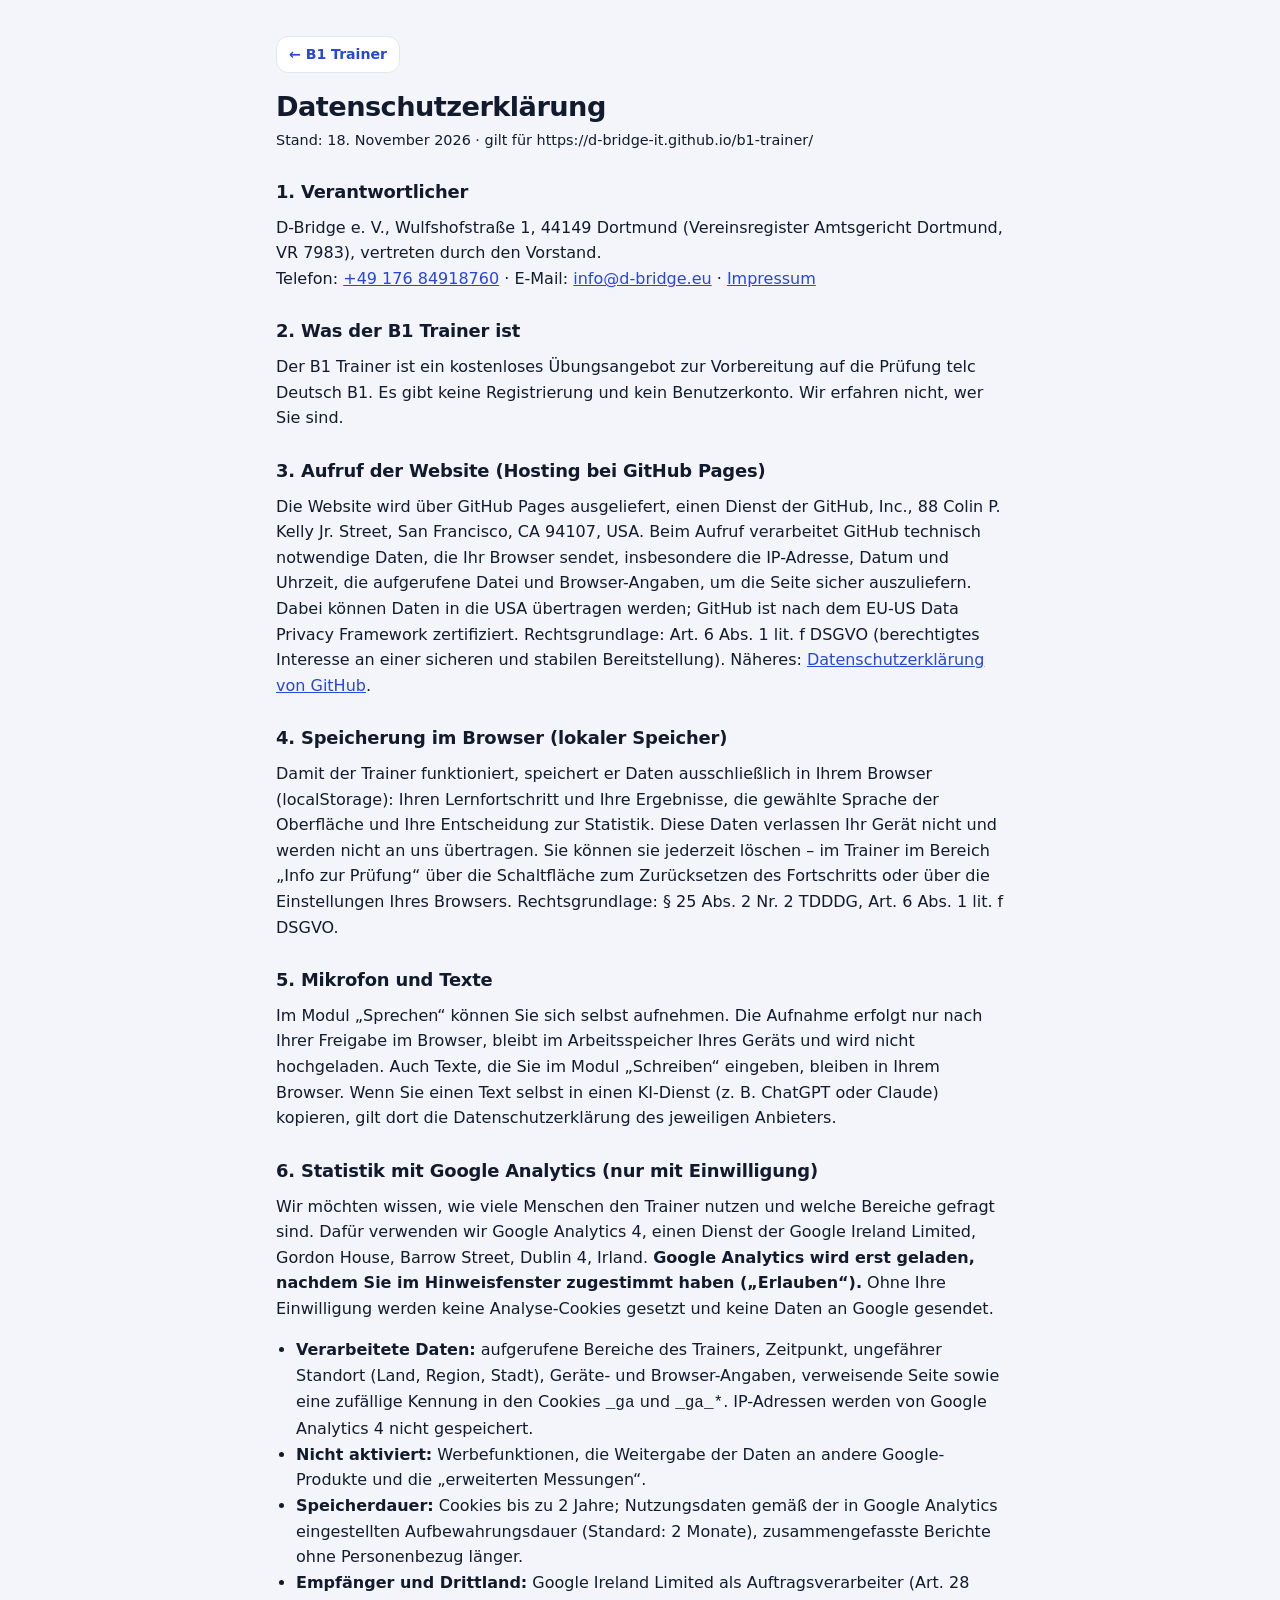
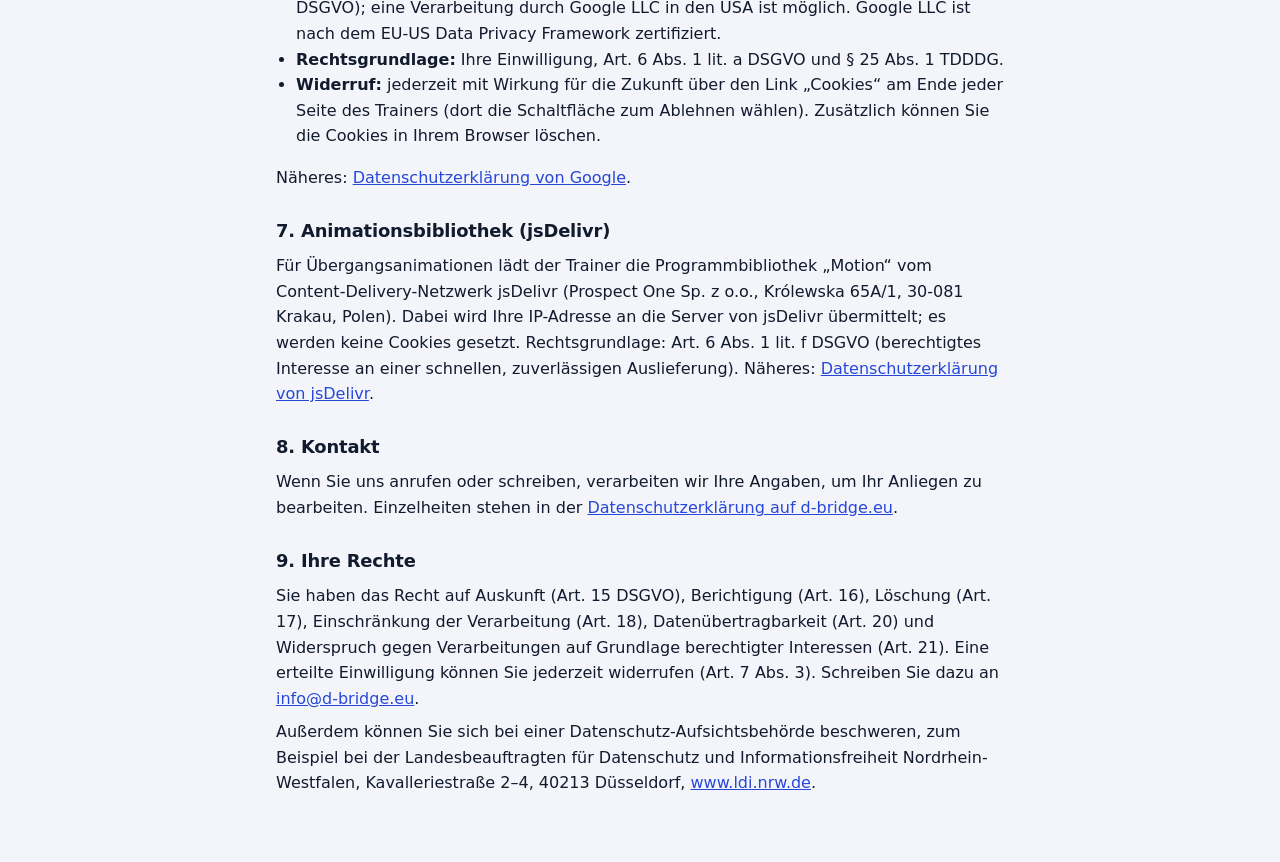
<file: privacy.html>
<!doctype html>
<html lang="de">
<head>
<meta charset="utf-8">
<meta name="viewport" content="width=device-width, initial-scale=1, viewport-fit=cover">
<title>Datenschutzerklärung — B1 Trainer</title>
<meta name="robots" content="noindex">
<link rel="icon" href="icon.svg" type="image/svg+xml">
<link rel="stylesheet" href="css/app.css?v=6">
<style>
.legal{max-width:760px;margin:0 auto;padding:28px 16px 60px;line-height:1.6}
.legal h1{font-size:1.7rem;margin:18px 0 6px}.legal h2{font-size:1.12rem;margin:26px 0 6px}
.legal p,.legal li{color:var(--ink)}.legal ul{padding-left:20px}.legal .muted{font-size:.9rem}
.legal a{color:var(--brand)}
</style>
</head>
<body>
<main class="legal">
<p><a class="btn sm" href="./">← B1 Trainer</a></p>
<h1>Datenschutzerklärung</h1>
<p class="muted">Stand: 18. November 2026 · gilt für https://d-bridge-it.github.io/b1-trainer/</p>

<h2>1. Verantwortlicher</h2>
<p>D-Bridge e. V., Wulfshofstraße 1, 44149 Dortmund (Vereinsregister Amtsgericht Dortmund, VR 7983), vertreten durch den Vorstand.<br>
Telefon: <a href="tel:+4917684918760">+49 176 84918760</a> · E-Mail: <a href="mailto:info@d-bridge.eu">info@d-bridge.eu</a> · <a href="https://d-bridge.eu/impressum" target="_blank" rel="noopener">Impressum</a></p>

<h2>2. Was der B1 Trainer ist</h2>
<p>Der B1 Trainer ist ein kostenloses Übungsangebot zur Vorbereitung auf die Prüfung telc Deutsch B1. Es gibt keine Registrierung und kein Benutzerkonto. Wir erfahren nicht, wer Sie sind.</p>

<h2>3. Aufruf der Website (Hosting bei GitHub Pages)</h2>
<p>Die Website wird über GitHub Pages ausgeliefert, einen Dienst der GitHub, Inc., 88 Colin P. Kelly Jr. Street, San Francisco, CA 94107, USA. Beim Aufruf verarbeitet GitHub technisch notwendige Daten, die Ihr Browser sendet, insbesondere die IP-Adresse, Datum und Uhrzeit, die aufgerufene Datei und Browser-Angaben, um die Seite sicher auszuliefern. Dabei können Daten in die USA übertragen werden; GitHub ist nach dem EU-US Data Privacy Framework zertifiziert. Rechtsgrundlage: Art. 6 Abs. 1 lit. f DSGVO (berechtigtes Interesse an einer sicheren und stabilen Bereitstellung). Näheres: <a href="https://docs.github.com/de/site-policy/privacy-policies/github-general-privacy-statement" target="_blank" rel="noopener">Datenschutzerklärung von GitHub</a>.</p>

<h2>4. Speicherung im Browser (lokaler Speicher)</h2>
<p>Damit der Trainer funktioniert, speichert er Daten ausschließlich in Ihrem Browser (localStorage): Ihren Lernfortschritt und Ihre Ergebnisse, die gewählte Sprache der Oberfläche und Ihre Entscheidung zur Statistik. Diese Daten verlassen Ihr Gerät nicht und werden nicht an uns übertragen. Sie können sie jederzeit löschen – im Trainer im Bereich „Info zur Prüfung“ über die Schaltfläche zum Zurücksetzen des Fortschritts oder über die Einstellungen Ihres Browsers. Rechtsgrundlage: § 25 Abs. 2 Nr. 2 TDDDG, Art. 6 Abs. 1 lit. f DSGVO.</p>

<h2>5. Mikrofon und Texte</h2>
<p>Im Modul „Sprechen“ können Sie sich selbst aufnehmen. Die Aufnahme erfolgt nur nach Ihrer Freigabe im Browser, bleibt im Arbeitsspeicher Ihres Geräts und wird nicht hochgeladen. Auch Texte, die Sie im Modul „Schreiben“ eingeben, bleiben in Ihrem Browser. Wenn Sie einen Text selbst in einen KI-Dienst (z. B. ChatGPT oder Claude) kopieren, gilt dort die Datenschutzerklärung des jeweiligen Anbieters.</p>

<h2>6. Statistik mit Google Analytics (nur mit Einwilligung)</h2>
<p>Wir möchten wissen, wie viele Menschen den Trainer nutzen und welche Bereiche gefragt sind. Dafür verwenden wir Google Analytics 4, einen Dienst der Google Ireland Limited, Gordon House, Barrow Street, Dublin 4, Irland. <strong>Google Analytics wird erst geladen, nachdem Sie im Hinweisfenster zugestimmt haben („Erlauben“).</strong> Ohne Ihre Einwilligung werden keine Analyse-Cookies gesetzt und keine Daten an Google gesendet.</p>
<ul>
<li><strong>Verarbeitete Daten:</strong> aufgerufene Bereiche des Trainers, Zeitpunkt, ungefährer Standort (Land, Region, Stadt), Geräte- und Browser-Angaben, verweisende Seite sowie eine zufällige Kennung in den Cookies <code>_ga</code> und <code>_ga_*</code>. IP-Adressen werden von Google Analytics 4 nicht gespeichert.</li>
<li><strong>Nicht aktiviert:</strong> Werbefunktionen, die Weitergabe der Daten an andere Google-Produkte und die „erweiterten Messungen“.</li>
<li><strong>Speicherdauer:</strong> Cookies bis zu 2 Jahre; Nutzungsdaten gemäß der in Google Analytics eingestellten Aufbewahrungsdauer (Standard: 2 Monate), zusammengefasste Berichte ohne Personenbezug länger.</li>
<li><strong>Empfänger und Drittland:</strong> Google Ireland Limited als Auftragsverarbeiter (Art. 28 DSGVO); eine Verarbeitung durch Google LLC in den USA ist möglich. Google LLC ist nach dem EU-US Data Privacy Framework zertifiziert.</li>
<li><strong>Rechtsgrundlage:</strong> Ihre Einwilligung, Art. 6 Abs. 1 lit. a DSGVO und § 25 Abs. 1 TDDDG.</li>
<li><strong>Widerruf:</strong> jederzeit mit Wirkung für die Zukunft über den Link „Cookies“ am Ende jeder Seite des Trainers (dort die Schaltfläche zum Ablehnen wählen). Zusätzlich können Sie die Cookies in Ihrem Browser löschen.</li>
</ul>
<p>Näheres: <a href="https://policies.google.com/privacy?hl=de" target="_blank" rel="noopener">Datenschutzerklärung von Google</a>.</p>

<h2>7. Animationsbibliothek (jsDelivr)</h2>
<p>Für Übergangsanimationen lädt der Trainer die Programmbibliothek „Motion“ vom Content-Delivery-Netzwerk jsDelivr (Prospect One Sp. z o.o., Królewska 65A/1, 30-081 Krakau, Polen). Dabei wird Ihre IP-Adresse an die Server von jsDelivr übermittelt; es werden keine Cookies gesetzt. Rechtsgrundlage: Art. 6 Abs. 1 lit. f DSGVO (berechtigtes Interesse an einer schnellen, zuverlässigen Auslieferung). Näheres: <a href="https://www.jsdelivr.com/terms/privacy-policy-jsdelivr-net" target="_blank" rel="noopener">Datenschutzerklärung von jsDelivr</a>.</p>

<h2>8. Kontakt</h2>
<p>Wenn Sie uns anrufen oder schreiben, verarbeiten wir Ihre Angaben, um Ihr Anliegen zu bearbeiten. Einzelheiten stehen in der <a href="https://d-bridge.eu/datenschutz" target="_blank" rel="noopener">Datenschutzerklärung auf d-bridge.eu</a>.</p>

<h2>9. Ihre Rechte</h2>
<p>Sie haben das Recht auf Auskunft (Art. 15 DSGVO), Berichtigung (Art. 16), Löschung (Art. 17), Einschränkung der Verarbeitung (Art. 18), Datenübertragbarkeit (Art. 20) und Widerspruch gegen Verarbeitungen auf Grundlage berechtigter Interessen (Art. 21). Eine erteilte Einwilligung können Sie jederzeit widerrufen (Art. 7 Abs. 3). Schreiben Sie dazu an <a href="mailto:info@d-bridge.eu">info@d-bridge.eu</a>.</p>
<p>Außerdem können Sie sich bei einer Datenschutz-Aufsichtsbehörde beschweren, zum Beispiel bei der Landesbeauftragten für Datenschutz und Informationsfreiheit Nordrhein-Westfalen, Kavalleriestraße 2–4, 40213 Düsseldorf, <a href="https://www.ldi.nrw.de" target="_blank" rel="noopener">www.ldi.nrw.de</a>.</p>
</main>
</body>
</html>
</file>
<file: css/app.css>
:root{
  --bg:#f3f5fb;--card:#fff;--ink:#121a2d;--muted:#5c6780;--line:#e1e6f0;--soft:#eef1f8;
  --brand:#2747d8;--brand-ink:#fff;--brand-soft:#e8edff;--teal:#0b9a82;
  --good:#0e8a5a;--good-soft:#e2f6ec;--bad:#d2364a;--bad-soft:#fde8ea;--warn:#b86e00;--warn-soft:#fff3d9;
  --r:16px;--shadow:0 1px 2px rgba(18,26,45,.05),0 8px 24px rgba(18,26,45,.06);
  --font:system-ui,-apple-system,"Segoe UI",Roboto,"Helvetica Neue",Arial,sans-serif;
}
@media (prefers-color-scheme:dark){:root{
  --bg:#0c111d;--card:#161d2e;--ink:#e8ecf6;--muted:#9aa5bd;--line:#273149;--soft:#1d2538;
  --brand:#6f8cff;--brand-ink:#0b1020;--brand-soft:#1f2a4d;--teal:#35c9ae;
  --good:#3fcf93;--good-soft:#11382a;--bad:#ff7384;--bad-soft:#42161d;--warn:#ffc35c;--warn-soft:#3d2e0c;
  --shadow:0 1px 2px rgba(0,0,0,.3),0 8px 24px rgba(0,0,0,.25);
}}
*{box-sizing:border-box}
html{-webkit-text-size-adjust:100%;scroll-behavior:smooth}
body{margin:0;background:var(--bg);color:var(--ink);font:16px/1.55 var(--font);padding-bottom:env(safe-area-inset-bottom)}
body.noscroll{overflow:hidden}
h1{font-size:clamp(1.55rem,4.2vw,2.2rem);line-height:1.15;margin:.2em 0 .4em;letter-spacing:-.02em}
h2{font-size:1.3rem;margin:1.6em 0 .7em;letter-spacing:-.01em}
h3{font-size:1.08rem;margin:0 0 .5em}h4{margin:1em 0 .5em;font-size:.95rem}
p{margin:.5em 0}a{color:var(--brand)}hr{border:0;border-top:1px solid var(--line);margin:14px 0}
.muted{color:var(--muted)}.lead{color:var(--muted);font-size:1.05rem;max-width:70ch}
.mt12{margin-top:12px}.mb8{margin-bottom:8px}
button,select,textarea{font:inherit;color:inherit}
:focus-visible{outline:3px solid color-mix(in srgb,var(--brand) 55%,transparent);outline-offset:2px}

/* шапка */
.top{position:sticky;top:0;z-index:30;display:flex;align-items:center;gap:20px;padding:10px max(16px,calc((100vw - 1180px)/2));background:color-mix(in srgb,var(--bg) 86%,transparent);backdrop-filter:blur(14px);-webkit-backdrop-filter:blur(14px);border-bottom:1px solid var(--line)}
.brand{display:flex;align-items:center;gap:10px;text-decoration:none;color:var(--ink);font-weight:800}
.logo{display:grid;place-items:center;width:38px;height:38px;border-radius:11px;background:linear-gradient(135deg,var(--brand),var(--teal));color:#fff;font-weight:800;font-size:.95rem}
.bname{display:flex;flex-direction:column;line-height:1.1}.bname small{font-weight:500;color:var(--muted);font-size:.72rem}
.nav{display:flex;gap:4px;margin-left:auto;flex-wrap:wrap}
.nav a{display:flex;align-items:center;gap:6px;padding:8px 12px;border-radius:10px;text-decoration:none;color:var(--muted);font-weight:600;font-size:.92rem}
.nav a i{font-style:normal}.nav a:hover{background:var(--soft);color:var(--ink)}.nav a.on{background:var(--brand-soft);color:var(--brand)}
.langsel{appearance:auto;border:1px solid var(--line);background:var(--card);color:var(--ink);border-radius:10px;padding:7px 8px;font-weight:600;font-size:.88rem;max-width:140px}
[dir=rtl] #app *,[dir=rtl] .site-foot *,[dir=rtl] .sheet *{unicode-bidi:plaintext}
[dir=rtl] .nav{margin-left:0;margin-right:auto}[dir=rtl] .mk{margin-left:0;margin-right:auto}[dir=rtl] .mail,[dir=rtl] .author,[dir=rtl] .rule{border-left:0;border-right:4px solid var(--brand)}
[dir=rtl] .opt,[dir=rtl] .lvl{text-align:start}[dir=rtl] .part{direction:ltr}[dir=rtl] .part .mk{margin-left:auto;margin-right:0}[dir=rtl] .points,[dir=rtl] .ul{padding-left:0;padding-right:20px}[dir=rtl] .fab{right:auto;left:14px}
.wrap{max-width:1180px;margin:0 auto;padding:22px 16px 40px;min-height:70vh}
.site-foot{border-top:1px solid var(--line);background:var(--card);padding:22px max(16px,calc((100vw - 1180px)/2)) 26px}
.sf-in{display:flex;justify-content:space-between;align-items:center;gap:16px 28px;flex-wrap:wrap}
.sf-who{display:flex;flex-direction:column;gap:2px;max-width:60ch}.sf-who span{color:var(--muted);font-size:.88rem}
.sf-links,.author-links{display:flex;gap:8px;flex-wrap:wrap}
.sf-links a,.author-links a{padding:8px 14px;border-radius:99px;background:var(--brand-soft);color:var(--brand);font-weight:650;text-decoration:none;font-size:.92rem;white-space:nowrap}
.sf-links a:hover,.author-links a:hover{background:var(--brand);color:var(--brand-ink)}
.author{display:flex;justify-content:space-between;align-items:center;gap:14px 24px;flex-wrap:wrap;border-left:4px solid var(--brand)}.author p{margin:2px 0 0;color:var(--muted);font-size:.93rem}
.fade>*{animation:up .35s both}@keyframes up{from{opacity:0;transform:translateY(10px)}}
@media (max-width:860px){
  .nav{position:fixed;left:0;right:0;bottom:0;z-index:40;margin:0;flex-wrap:nowrap;justify-content:space-around;background:var(--card);border-top:1px solid var(--line);padding:6px 4px calc(6px + env(safe-area-inset-bottom))}
  .nav a{flex-direction:column;gap:0;font-size:.66rem;padding:5px 6px;flex:1;text-align:center}.nav a i{font-size:1.25rem}.nav a.wide{display:none}
  .site-foot{padding-bottom:calc(96px + env(safe-area-inset-bottom))}
  .top{justify-content:space-between;backdrop-filter:none;-webkit-backdrop-filter:none;background:var(--bg)}
  .actionbar .btn{flex:1;padding:10px 12px}
  .exambar{top:59px}
}

/* кнопки */
.btn{display:inline-flex;align-items:center;justify-content:center;gap:8px;min-height:44px;padding:10px 18px;border-radius:12px;border:1px solid var(--line);background:var(--card);color:var(--ink);font-weight:650;text-decoration:none;cursor:pointer;transition:transform .12s,box-shadow .12s,background .12s}
.btn:hover{box-shadow:var(--shadow)}.btn:active{transform:scale(.97)}.btn:disabled{opacity:.5;cursor:not-allowed;box-shadow:none}
.btn.primary{background:var(--brand);border-color:var(--brand);color:var(--brand-ink)}
.btn.lg{min-height:52px;padding:12px 24px;font-size:1.05rem}.btn.sm{min-height:36px;padding:6px 12px;font-size:.88rem}
.btn.ghost{background:transparent}.btn.danger-ghost{background:transparent;color:var(--bad)}
.btn.good{background:var(--good-soft);border-color:var(--good);color:var(--good)}.btn.bad{background:var(--bad-soft);border-color:var(--bad);color:var(--bad)}
.row{display:flex;gap:10px;flex-wrap:wrap;align-items:center;margin:14px 0}.row.center{justify-content:center}.row.end{justify-content:flex-end}

/* карточки */
.card{background:var(--card);border:1px solid var(--line);border-radius:var(--r);padding:18px;box-shadow:var(--shadow);margin-bottom:14px}
.grid{display:grid;grid-template-columns:repeat(auto-fill,minmax(240px,1fr));gap:14px}.grid .card{margin:0}.grid.two{grid-template-columns:repeat(auto-fit,minmax(300px,1fr))}
.mod{display:flex;flex-direction:column;gap:4px;text-decoration:none;color:var(--ink);transition:transform .15s,border-color .15s}
.mod:hover{transform:translateY(-3px);border-color:var(--brand)}.mod p{margin:0 0 8px;font-size:.9rem;flex:1}.mod h3{margin:0}
.ico{font-size:1.7rem}
.list{display:flex;flex-direction:column;gap:10px}.list .card{margin:0}
.rowlink{display:flex;align-items:center;justify-content:space-between;gap:12px;text-decoration:none;color:var(--ink)}
.rowlink>div:first-child{display:flex;flex-direction:column;min-width:0}.rowlink span.muted{font-size:.88rem}
a.rowlink:hover{border-color:var(--brand)}.rowlink.accent{background:var(--brand-soft);border-color:transparent}
.rr{display:flex;align-items:center;gap:10px;white-space:nowrap}
.bdg{font-size:.78rem;font-weight:700;padding:3px 9px;border-radius:99px;background:var(--soft);color:var(--muted);white-space:nowrap}
.bdg.good{background:var(--good-soft);color:var(--good)}.bdg.bad{background:var(--bad-soft);color:var(--bad)}
.bar{height:8px;border-radius:99px;background:var(--soft);overflow:hidden}.bar i{display:block;height:100%;border-radius:99px;background:linear-gradient(90deg,var(--brand),var(--teal));transition:width .5s}
.bar.good i{background:var(--good)}.bar.bad i{background:var(--bad)}
.note{background:var(--brand-soft);border-radius:12px;padding:12px 14px;margin:12px 0;font-size:.94rem}.note.warn{background:var(--warn-soft);color:var(--warn)}
.crumbs{display:flex;flex-wrap:wrap;gap:6px;align-items:center;font-size:.86rem;color:var(--muted);margin-bottom:6px}.crumbs a{color:var(--muted)}.crumbs i{font-style:normal;opacity:.5}
.foot{font-size:.8rem;margin-top:30px;max-width:80ch}
.eyebrow{display:inline-block;font-size:.76rem;font-weight:700;letter-spacing:.08em;text-transform:uppercase;color:var(--brand)}

/* главная */
.hero{display:flex;align-items:center;justify-content:space-between;gap:24px;padding:28px;border-radius:24px;background:linear-gradient(135deg,color-mix(in srgb,var(--brand) 14%,var(--card)),color-mix(in srgb,var(--teal) 12%,var(--card)));border:1px solid var(--line)}
.hero p{max-width:60ch;color:var(--muted)}
.ring{--v:0;flex:none;width:150px;height:150px;border-radius:50%;display:grid;place-items:center;background:conic-gradient(var(--brand) calc(var(--v)*1%),var(--soft) 0)}
.ring>div{width:118px;height:118px;border-radius:50%;background:var(--card);display:flex;flex-direction:column;align-items:center;justify-content:center}
.ring b{font-size:1.9rem;line-height:1}.ring small{color:var(--muted);font-size:.78rem}
.stats{display:grid;grid-template-columns:repeat(4,1fr);gap:12px;margin:16px 0}
.stats div{background:var(--card);border:1px solid var(--line);border-radius:14px;padding:14px;display:flex;flex-direction:column}
.stats b{font-size:1.6rem;color:var(--brand);line-height:1.1}.stats span{font-size:.82rem;color:var(--muted)}
@media (max-width:700px){.hero{flex-direction:column;align-items:flex-start;padding:20px}.ring{align-self:center}.stats{grid-template-columns:repeat(2,1fr)}}

/* задания */
.parthead h1,.parthead h2{margin-bottom:.3em}
.de-instr{font-weight:600}.hint{color:var(--muted);font-size:.93rem}
.split{display:grid;gap:16px}
@media (min-width:980px){.split{grid-template-columns:minmax(0,1fr) minmax(0,1fr);align-items:start}.refwrap{position:sticky;top:130px;max-height:calc(100vh - 150px);overflow:auto;padding-right:4px}.fab{display:none!important}}
.fab{position:fixed;right:14px;bottom:calc(140px + env(safe-area-inset-bottom));z-index:25;border:0;border-radius:99px;padding:12px 16px;background:var(--ink);color:var(--bg);font-weight:700;box-shadow:0 6px 20px rgba(0,0,0,.25);cursor:pointer}
.prose p{margin:.55em 0}.prose p:first-child{margin-top:0}.prose p:last-child{margin-bottom:0}
.letters{list-style:none;padding:0;margin:0;display:grid;gap:6px}.letters li{display:flex;gap:10px;align-items:baseline}
.letters b,.adl,.wordbox b{display:inline-grid;place-items:center;min-width:26px;height:26px;border-radius:8px;background:var(--brand-soft);color:var(--brand);font-size:.85rem;flex:none}
.q{position:relative}.q.slim{padding:14px 18px}
.q.is-good{border-color:var(--good)}.q.is-bad{border-color:var(--bad)}
.qhead{display:flex;gap:10px;align-items:flex-start;margin-bottom:10px}.qt{font-weight:600;flex:1}
.qn{display:inline-grid;place-items:center;min-width:30px;height:30px;padding:0 6px;border-radius:9px;background:var(--ink);color:var(--bg);font-weight:800;font-size:.88rem;flex:none}.qn.sm{min-width:26px;height:26px;font-size:.8rem}
.mk{margin-left:auto;font-weight:800;width:26px;height:26px;border-radius:50%;display:grid;place-items:center;flex:none}.mk.good{background:var(--good);color:#fff}.mk.bad{background:var(--bad);color:#fff}
.chips{display:flex;flex-wrap:wrap;gap:6px;margin-top:12px}
.chip{min-width:42px;min-height:42px;padding:6px 12px;border-radius:11px;border:1.5px solid var(--line);background:var(--card);font-weight:700;cursor:pointer;transition:all .12s}
.chip:hover:not(:disabled){border-color:var(--brand)}.chip.on{background:var(--brand);border-color:var(--brand);color:var(--brand-ink)}
.chips.rf .chip{flex:1;max-width:180px}
.chip.good,.opt.good{background:var(--good-soft);border-color:var(--good);color:var(--good)}.chip.bad,.opt.bad{background:var(--bad-soft);border-color:var(--bad);color:var(--bad)}
.chip:disabled,.opt:disabled{cursor:default;opacity:1}
.opts{display:grid;gap:8px}
.opt{display:flex;gap:12px;align-items:flex-start;text-align:left;padding:12px 14px;border-radius:12px;border:1.5px solid var(--line);background:var(--card);cursor:pointer;transition:all .12s}
.opt b{display:inline-grid;place-items:center;width:26px;height:26px;border-radius:8px;background:var(--soft);font-size:.85rem;flex:none}
.opt:hover:not(:disabled){border-color:var(--brand)}.opt.on{border-color:var(--brand);background:var(--brand-soft)}.opt.on b{background:var(--brand);color:var(--brand-ink)}
.expl{margin-top:12px;padding:10px 12px;border-radius:10px;background:var(--soft);font-size:.92rem}.expl.ok{background:var(--good-soft)}
.ads{display:grid;gap:10px;grid-template-columns:repeat(auto-fill,minmax(230px,1fr))}.ad{margin:0;padding:14px;position:relative;font-size:.92rem}.ad h4{margin:0 0 4px 36px;min-height:26px;display:flex;align-items:center}.ad p{margin:6px 0 0}.adl{position:absolute;left:14px;top:14px}
.letter{font-size:1.02rem;line-height:2.1}
.gap{appearance:auto;border:1.5px solid var(--brand);border-radius:8px;background:var(--brand-soft);padding:3px 6px;font-weight:700;max-width:170px;min-height:34px}.gap.set{background:var(--card)}
.gapr{padding:2px 7px;border-radius:7px;white-space:nowrap}.gapr.good{background:var(--good-soft);color:var(--good)}.gapr.bad{background:var(--bad-soft);color:var(--bad)}.gapr sup{font-size:.65em;margin-right:3px;opacity:.7}.gapr s{opacity:.7}
.exrow{display:flex;gap:10px;padding:9px 0;border-top:1px solid var(--line);font-size:.93rem}.exrow.is-bad .qn{background:var(--bad)}.exrow.is-good .qn{background:var(--good)}
.wordbox{list-style:none;padding:0;margin:0;display:grid;grid-template-columns:repeat(auto-fill,minmax(120px,1fr));gap:6px}.wordbox li{display:flex;gap:8px;align-items:center}.wordbox li.used{opacity:.35;text-decoration:line-through}
.refcard h4{margin-top:0}.article h3{font-size:1.2rem}
.actionbar.stick{position:sticky;bottom:calc(64px + env(safe-area-inset-bottom));z-index:20}
.actionbar{display:flex;gap:10px;justify-content:space-between;align-items:center;flex-wrap:wrap;margin-top:18px;padding:10px;border-radius:16px;background:color-mix(in srgb,var(--card) 92%,transparent);backdrop-filter:blur(10px);-webkit-backdrop-filter:blur(10px);border:1px solid var(--line);box-shadow:var(--shadow)}
@media (min-width:861px){.actionbar.stick{bottom:14px}.fab{bottom:90px}}
.result-inline{display:flex;gap:14px;align-items:baseline;flex-wrap:wrap}.result-inline b{font-size:1.5rem}.result-inline.good{background:var(--good-soft);border-color:var(--good)}.result-inline.bad{background:var(--bad-soft);border-color:var(--bad)}

/* аудио */
.player{display:flex;align-items:center;gap:10px;flex-wrap:wrap}.player .play{min-width:140px;background:var(--ink);color:var(--bg);border-color:var(--ink)}
.player.playing .play{background:var(--bad);border-color:var(--bad);color:#fff;animation:pulse 1.4s infinite}@keyframes pulse{50%{opacity:.75}}
.plays,.plabel{font-size:.85rem;color:var(--muted)}
.sticky-audio{position:sticky;top:118px;z-index:15}
.script{margin-top:10px;font-size:.93rem}.script summary,.model summary,.say summary{cursor:pointer;color:var(--brand);font-weight:600}
.turn{padding:6px 10px;border-radius:10px;background:var(--soft)}.turn.m{margin-left:18px;background:var(--brand-soft)}
.topic{background:var(--brand-soft);border-color:transparent}

/* письмо */
.mail{background:var(--soft);border-radius:12px;padding:14px;margin-top:10px;border-left:4px solid var(--brand)}
.points{margin:8px 0 0;padding-left:20px}.points li{font-weight:600;margin:4px 0}
.wbar{display:flex;justify-content:space-between;align-items:center;gap:10px;margin-bottom:8px}
.wtext{width:100%;min-height:340px;resize:vertical;border:1.5px solid var(--line);border-radius:12px;padding:14px;background:var(--bg);line-height:1.7;font-size:1.02rem}.wtext.short{min-height:140px}
.mytext{background:var(--soft);border-radius:12px;padding:14px}
.checks{list-style:none;padding:0;margin:14px 0;display:grid;gap:6px;font-size:.93rem}.checks b{display:inline-grid;place-items:center;width:22px;height:22px;border-radius:50%;color:#fff;margin-right:6px}.checks .ok b{background:var(--good)}.checks .no b{background:var(--warn)}
.crit{margin:16px 0}.crit-h{display:flex;flex-direction:column;margin-bottom:8px}.crit-h span{font-size:.88rem}
.lvls{display:grid;grid-template-columns:repeat(4,1fr);gap:8px}@media (max-width:760px){.lvls{grid-template-columns:1fr 1fr}}
.lvl{display:flex;flex-direction:column;gap:4px;text-align:left;padding:10px;border-radius:12px;border:1.5px solid var(--line);background:var(--card);cursor:pointer;font-size:.84rem}
.lvl b{font-size:1.05rem}.lvl.on{border-color:var(--brand);background:var(--brand-soft)}
.scoreline{margin-top:14px;padding:12px 14px;border-radius:12px;background:var(--soft);font-size:1.05rem}
.timer{font-variant-numeric:tabular-nums;font-weight:800;font-size:1.15rem;padding:6px 12px;border-radius:10px;background:var(--soft);white-space:nowrap}.timer.sm{font-size:.95rem}.timer.low{background:var(--bad-soft);color:var(--bad)}

/* устная часть */
.sp h3{display:flex;flex-wrap:wrap;gap:8px;align-items:center}.tag{font-size:.75rem;font-weight:600;padding:3px 9px;border-radius:99px;background:var(--soft);color:var(--muted)}
.handout{background:var(--warn-soft);border-radius:12px;padding:14px;margin:12px 0;display:flex;flex-direction:column;gap:4px}
.say{display:flex;gap:10px;align-items:flex-start;margin:8px 0}.say details{flex:1;padding-top:8px;font-size:.93rem}.say .play{min-width:110px;min-height:38px;padding:6px 10px}
.recorder{margin:14px 0;padding:12px;border:1.5px dashed var(--line);border-radius:12px;display:flex;flex-wrap:wrap;gap:10px;align-items:center}
.rec{color:var(--bad);border-color:var(--bad)}.rec.live{background:var(--bad);color:#fff;animation:pulse 1.2s infinite}
.rectime{font-variant-numeric:tabular-nums;font-weight:700}.recs{flex-basis:100%;display:grid;gap:6px}.recitem{display:flex;gap:10px;align-items:center}.recitem audio{flex:1;max-width:420px;height:40px}
.model{margin-top:10px}

/* экзамен */
.exambar{position:sticky;top:59px;z-index:22;display:flex;align-items:center;gap:12px;padding:10px 14px;margin-bottom:10px;border-radius:14px;background:var(--card);border:1px solid var(--line);box-shadow:var(--shadow)}
.eb-t{display:flex;flex-direction:column;min-width:0;flex:1;line-height:1.2}.eb-t b{white-space:nowrap;overflow:hidden;text-overflow:ellipsis}.eb-t small{color:var(--muted)}
.tabs{display:flex;gap:6px;overflow-x:auto;padding:2px 0 10px;scrollbar-width:none}.tabs::-webkit-scrollbar{display:none}
.tab{flex:none;display:flex;flex-direction:column;align-items:center;padding:7px 14px;border-radius:11px;border:1.5px solid var(--line);background:var(--card);font-weight:700;font-size:.88rem;cursor:pointer}
.tab small{font-weight:500;color:var(--muted);font-size:.72rem}.tab.on{background:var(--brand);border-color:var(--brand);color:var(--brand-ink)}.tab.on small{color:inherit;opacity:.85}
.stepintro{max-width:680px;margin:6vh auto;padding:30px;text-align:center}.stepintro .row{justify-content:center}.bigtime{font-size:2.2rem;font-weight:800;color:var(--brand);margin:0}
.timeline{display:grid;grid-template-columns:repeat(auto-fit,minmax(160px,1fr));gap:10px;margin:16px 0}.timeline div{padding:14px;border-radius:14px;background:var(--card);border:1px solid var(--line);border-top:4px solid var(--brand);display:flex;flex-direction:column}.timeline b{font-size:1.2rem}.timeline span{font-size:.86rem;color:var(--muted)}
.verdict{display:flex;justify-content:space-between;align-items:center;gap:20px;padding:26px;border-radius:24px;margin-bottom:14px}.verdict.good{background:var(--good-soft)}.verdict.bad{background:var(--bad-soft)}
@media (max-width:700px){.verdict{flex-direction:column;align-items:flex-start}.verdict .ring{align-self:center}}
.srow{margin:12px 0}.sname{display:flex;justify-content:space-between;gap:10px;margin-bottom:5px;flex-wrap:wrap}.sname small{font-weight:400;color:var(--muted)}

/* тесты и словарь */
.quiz,.quizend{max-width:720px;margin-inline:auto}.qcount{margin:10px 0 0;font-size:.86rem}
.qq{font-size:1.35rem;line-height:1.5;margin:.6em 0 1em}
.blank{display:inline-block;min-width:70px;border-bottom:3px solid var(--brand);text-align:center;padding:0 6px}.blank.filled,b.blank{color:var(--good);border-color:var(--good)}
.quizend{text-align:center}.bigscore{font-size:3.4rem;font-weight:800}.bigscore.good{color:var(--good)}.bigscore.bad{color:var(--bad)}.wronglist{text-align:left;margin:16px 0}
.rule{border-left:4px solid var(--teal)}
.flash{max-width:560px;min-height:240px;margin:16px auto;padding:28px;border-radius:22px;background:var(--card);border:1px solid var(--line);box-shadow:var(--shadow);display:flex;flex-direction:column;align-items:center;justify-content:center;gap:10px;text-align:center;cursor:pointer}
.flash.flipped{border-color:var(--brand)}.fl-de{font-size:1.7rem;font-weight:800}.fl-ru{font-size:1.25rem;color:var(--brand);font-weight:700}.fl-ex{color:var(--muted);font-style:italic}
.wrow{display:flex;gap:10px;align-items:flex-start;padding:10px 0;border-top:1px solid var(--line)}.wrow:first-child{border-top:0}.wrow.known b{color:var(--good)}
.sayb{border:0;background:var(--soft);width:36px;height:36px;border-radius:10px;cursor:pointer;flex:none}
.acc summary{cursor:pointer;display:flex;flex-direction:column;list-style:none}.acc summary::-webkit-details-marker{display:none}.acc[open] summary{margin-bottom:6px}
.partrow{display:grid;grid-template-columns:repeat(auto-fit,minmax(150px,1fr));gap:10px}
.partbtn{display:flex;flex-direction:column;gap:4px;align-items:flex-start;padding:12px;border-radius:12px;border:1.5px solid var(--line);text-decoration:none;color:var(--ink)}.partbtn:hover{border-color:var(--brand)}.partbtn span.muted{font-size:.82rem}
.tablewrap{overflow-x:auto;padding:0}.tbl{width:100%;border-collapse:collapse;font-size:.92rem;min-width:560px}.tbl th,.tbl td{padding:11px 14px;text-align:left;border-bottom:1px solid var(--line);vertical-align:top}.tbl th{background:var(--soft);font-size:.8rem;text-transform:uppercase;letter-spacing:.05em;color:var(--muted)}.tbl .sum td{background:var(--brand-soft)}
.ul{padding-left:20px;margin:6px 0}.ul li{margin:6px 0}.sel{padding:6px 10px;border-radius:9px;border:1.5px solid var(--line);background:var(--card)}

/* нижний лист и тост */
.sheet{position:fixed;inset:0;z-index:60;background:rgba(8,12,24,.55);display:flex;align-items:flex-end}.sheet[hidden]{display:none}
.sheet-in{position:relative;width:100%;max-height:82vh;overflow:auto;background:var(--bg);border-radius:22px 22px 0 0;padding:44px 14px calc(20px + env(safe-area-inset-bottom));animation:up .25s both}
.sheet-x{position:absolute;right:12px;top:8px;width:36px;height:36px;border-radius:50%;border:0;background:var(--soft);cursor:pointer}
.toast{position:fixed;left:50%;bottom:calc(84px + env(safe-area-inset-bottom));transform:translateX(-50%);z-index:70;background:var(--ink);color:var(--bg);padding:11px 18px;border-radius:12px;font-weight:600;max-width:90vw;text-align:center;box-shadow:0 8px 30px rgba(0,0,0,.3)}.toast[hidden]{display:none}
@media (prefers-reduced-motion:reduce){*{animation:none!important;transition:none!important}}
.bname small{white-space:nowrap}
@media (min-width:861px){.nav{flex-wrap:nowrap}.nav a{white-space:nowrap;padding:8px 9px;font-size:.88rem}}
@media (min-width:861px) and (max-width:1240px){.nav a i{display:none}}
.consent{position:fixed;z-index:80;left:50%;transform:translateX(-50%);bottom:calc(16px + env(safe-area-inset-bottom));width:min(560px,calc(100vw - 24px));background:var(--card);color:var(--ink);border:1px solid var(--line);border-radius:16px;padding:14px 16px;box-shadow:0 12px 40px rgba(0,0,0,.25);display:flex;flex-direction:column;gap:10px}
.consent p{margin:0;font-size:.92rem;unicode-bidi:plaintext}.consent div{display:flex;gap:8px;justify-content:flex-end}.sf-links a[hidden]{display:none}
@media (max-width:860px){.consent{bottom:calc(84px + env(safe-area-inset-bottom))}}
.consent p a{color:var(--brand)}
</file>
